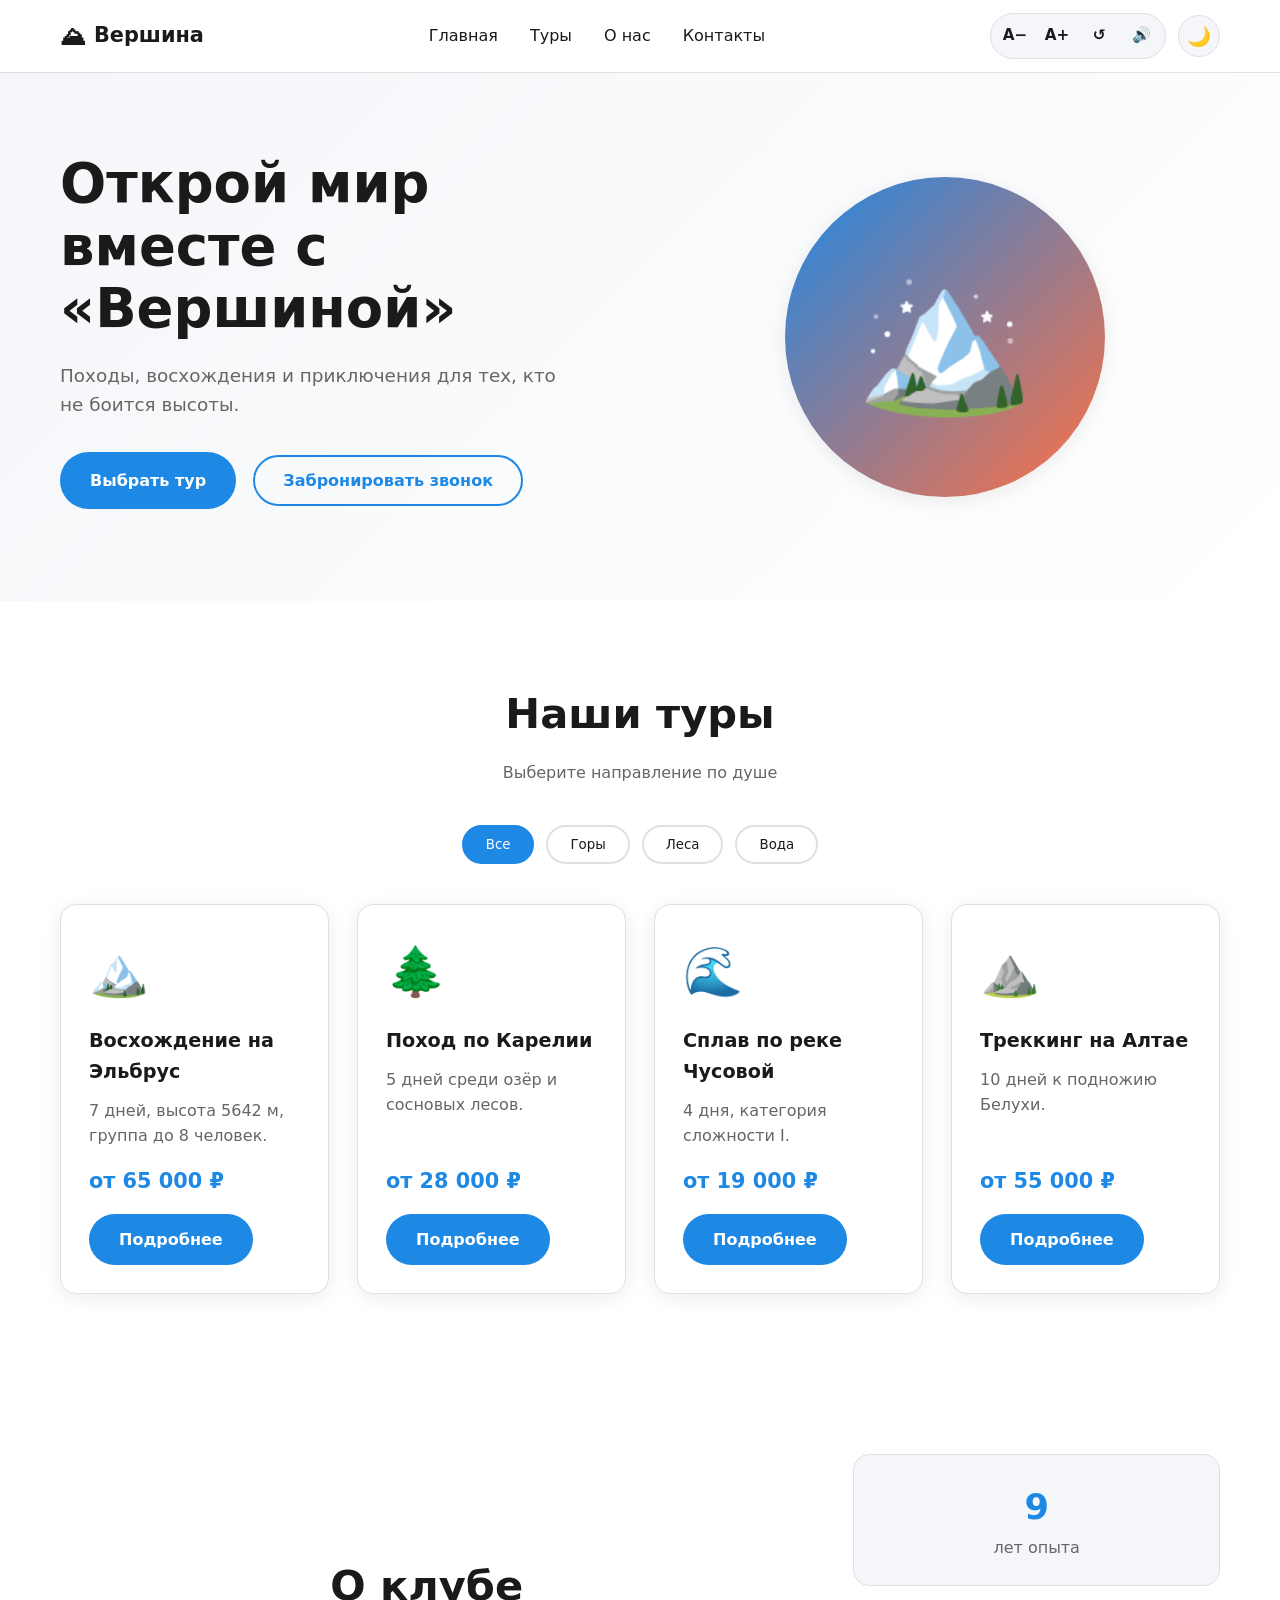
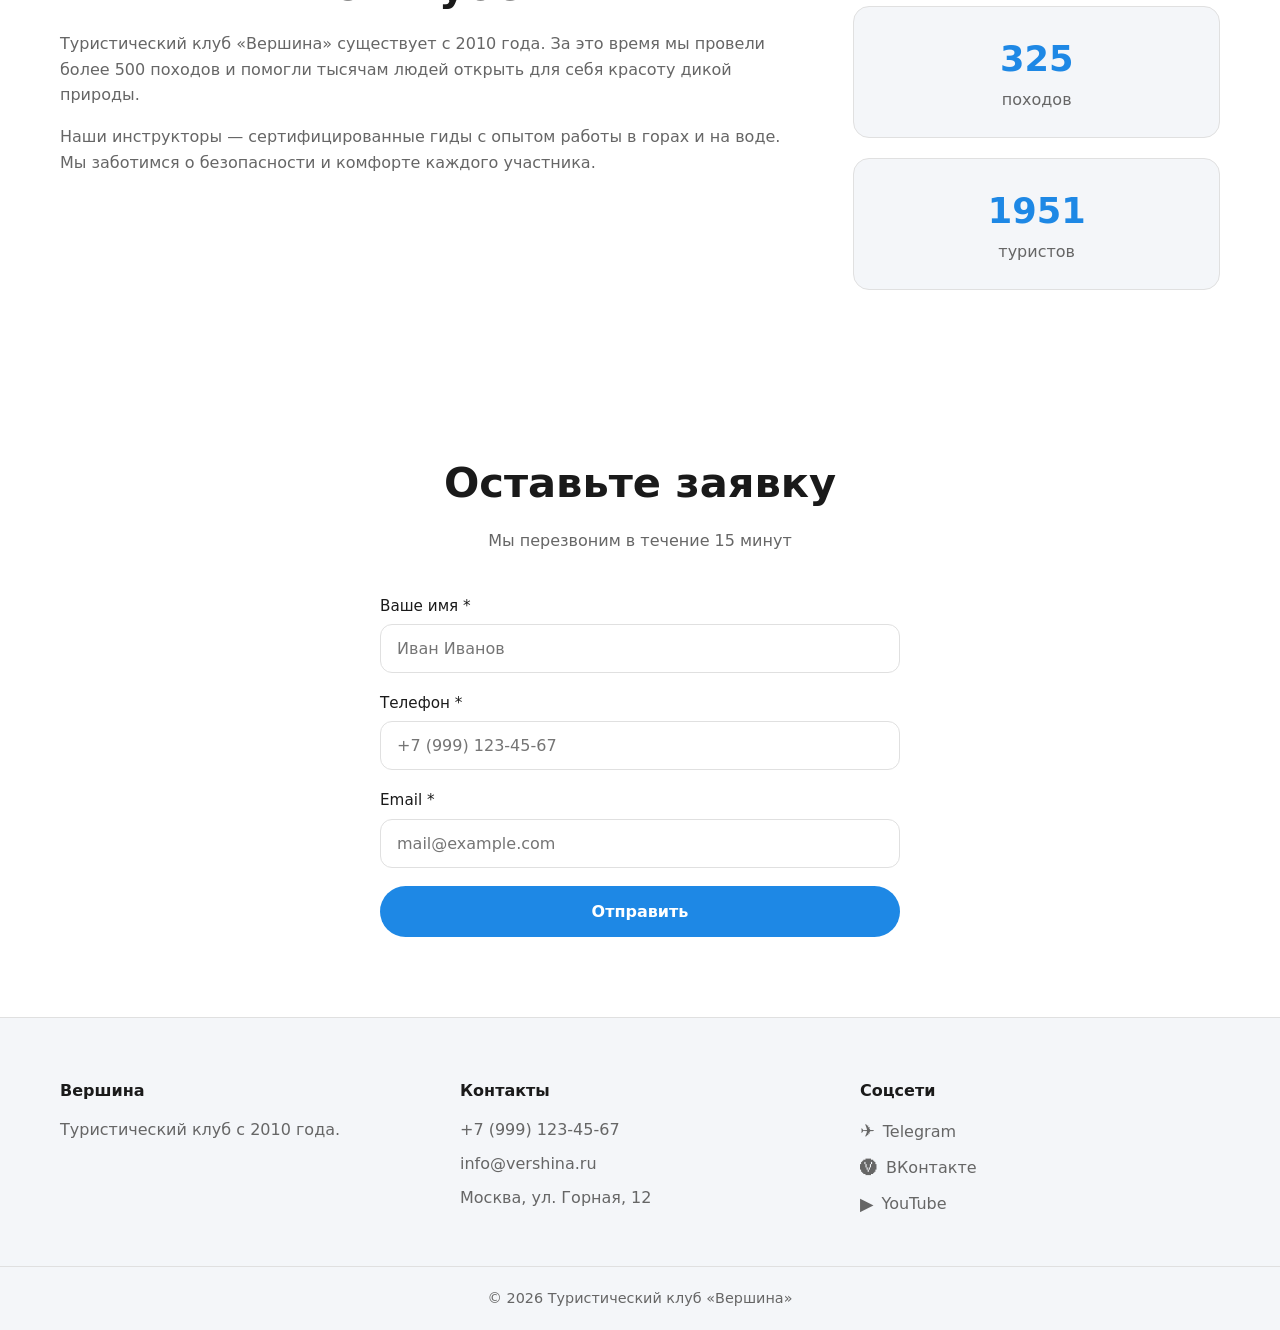
<file: index.html>
<!DOCTYPE html>
<html lang="ru">
<head>
    <meta charset="UTF-8">
    <meta name="viewport" content="width=device-width, initial-scale=1.0">
    <meta name="description" content="Туристический клуб «Вершина» — походы, восхождения и приключения с 2010 года.">
    <title>Туристический клуб «Вершина»</title>
    <link rel="stylesheet" href="style.css">
</head>
<body>
    <a href="#main" class="skip-link">Перейти к основному содержимому</a>

    <div id="srAnnouncer" class="visually-hidden" role="status" aria-live="polite" aria-atomic="true"></div>

    <!-- ШАПКА -->
    <header class="header" role="banner">
        <div class="container header__inner">
            <a href="#hero" class="logo" aria-label="Туристический клуб Вершина — на главную">
                <span class="logo__icon" aria-hidden="true">⛰</span>
                <span class="logo__text">Вершина</span>
            </a>

            <nav class="nav" id="nav" aria-label="Основная навигация">
                <ul class="nav__list">
                    <li><a href="#hero" class="nav__link">Главная</a></li>
                    <li><a href="#services" class="nav__link">Туры</a></li>
                    <li><a href="#about" class="nav__link">О нас</a></li>
                    <li><a href="#contact" class="nav__link">Контакты</a></li>
                </ul>
            </nav>

            <div class="header__actions">
                <div class="a11y-panel" role="group" aria-label="Настройки доступности">
                    <button class="a11y-btn" id="fontDecrease" type="button" aria-label="Уменьшить размер текста">
                        <span aria-hidden="true">A−</span>
                    </button>
                    <button class="a11y-btn" id="fontIncrease" type="button" aria-label="Увеличить размер текста">
                        <span aria-hidden="true">A+</span>
                    </button>
                    <button class="a11y-btn" id="fontReset" type="button" aria-label="Сбросить размер текста до стандартного">
                        <span aria-hidden="true">↺</span>
                    </button>
                    <button class="a11y-btn a11y-btn--speak" id="speakBtn" type="button" aria-label="Озвучить текст страницы" aria-pressed="false">
                        <span aria-hidden="true">🔊</span>
                    </button>
                </div>

                <button class="theme-btn" id="themeToggle" type="button" aria-label="Переключить на тёмную тему" aria-pressed="false">
                    <span aria-hidden="true">🌙</span>
                </button>
                <button class="burger" id="burger" type="button" aria-label="Открыть меню" aria-expanded="false" aria-controls="nav">
                    <span aria-hidden="true"></span>
                    <span aria-hidden="true"></span>
                    <span aria-hidden="true"></span>
                </button>
            </div>
        </div>
    </header>

    <!-- ОСНОВНОЙ КОНТЕНТ -->
    <main id="main" role="main">
        <section class="hero" id="hero" aria-labelledby="hero-title">
            <div class="container hero__inner">
                <div class="hero__content">
                    <h1 class="hero__title" id="hero-title">Открой мир вместе с «Вершиной»</h1>
                    <p class="hero__subtitle">Походы, восхождения и приключения для тех, кто не боится высоты.</p>
                    <a href="#services" class="btn btn--primary">Выбрать тур</a>
                    <button class="btn btn--outline" id="openModal" type="button" aria-haspopup="dialog" aria-controls="modal">
                        Забронировать звонок
                    </button>
                </div>
                <div class="hero__image" aria-hidden="true">
                    <div class="hero__circle">🏔️</div>
                </div>
            </div>
        </section>

        <section class="services section" id="services" aria-labelledby="services-title">
            <div class="container">
                <h2 class="section__title" id="services-title">Наши туры</h2>
                <p class="section__subtitle">Выберите направление по душе</p>

                <div class="filter" role="group" aria-label="Фильтр туров по категории">
                    <button class="filter__btn active" data-filter="all" type="button" aria-pressed="true">Все</button>
                    <button class="filter__btn" data-filter="mountain" type="button" aria-pressed="false">Горы</button>
                    <button class="filter__btn" data-filter="forest" type="button" aria-pressed="false">Леса</button>
                    <button class="filter__btn" data-filter="water" type="button" aria-pressed="false">Вода</button>
                </div>

                <div class="cards" id="cards" role="list" aria-label="Список туров">
                    <article class="card" data-category="mountain" role="listitem" aria-labelledby="tour-1">
                        <div class="card__img" aria-hidden="true">🏔️</div>
                        <h3 class="card__title" id="tour-1">Восхождение на Эльбрус</h3>
                        <p class="card__desc">7 дней, высота 5642 м, группа до 8 человек.</p>
                        <p class="card__price"><span class="visually-hidden">Стоимость:</span> от 65 000 ₽</p>
                        <button class="btn btn--primary card__btn" type="button" aria-label="Подробнее о туре «Восхождение на Эльбрус»">Подробнее</button>
                    </article>

                    <article class="card" data-category="forest" role="listitem" aria-labelledby="tour-2">
                        <div class="card__img" aria-hidden="true">🌲</div>
                        <h3 class="card__title" id="tour-2">Поход по Карелии</h3>
                        <p class="card__desc">5 дней среди озёр и сосновых лесов.</p>
                        <p class="card__price"><span class="visually-hidden">Стоимость:</span> от 28 000 ₽</p>
                        <button class="btn btn--primary card__btn" type="button" aria-label="Подробнее о туре «Поход по Карелии»">Подробнее</button>
                    </article>

                    <article class="card" data-category="water" role="listitem" aria-labelledby="tour-3">
                        <div class="card__img" aria-hidden="true">🌊</div>
                        <h3 class="card__title" id="tour-3">Сплав по реке Чусовой</h3>
                        <p class="card__desc">4 дня, категория сложности I.</p>
                        <p class="card__price"><span class="visually-hidden">Стоимость:</span> от 19 000 ₽</p>
                        <button class="btn btn--primary card__btn" type="button" aria-label="Подробнее о туре «Сплав по реке Чусовой»">Подробнее</button>
                    </article>

                    <article class="card" data-category="mountain" role="listitem" aria-labelledby="tour-4">
                        <div class="card__img" aria-hidden="true">⛰️</div>
                        <h3 class="card__title" id="tour-4">Треккинг на Алтае</h3>
                        <p class="card__desc">10 дней к подножию Белухи.</p>
                        <p class="card__price"><span class="visually-hidden">Стоимость:</span> от 55 000 ₽</p>
                        <button class="btn btn--primary card__btn" type="button" aria-label="Подробнее о туре «Треккинг на Алтае»">Подробнее</button>
                    </article>
                </div>
            </div>
        </section>

        <section class="about section" id="about" aria-labelledby="about-title">
            <div class="container about__inner">
                <div class="about__text">
                    <h2 class="section__title" id="about-title">О клубе</h2>
                    <p>Туристический клуб «Вершина» существует с 2010 года. За это время мы провели более 500 походов и помогли тысячам людей открыть для себя красоту дикой природы.</p>
                    <p>Наши инструкторы — сертифицированные гиды с опытом работы в горах и на воде. Мы заботимся о безопасности и комфорте каждого участника.</p>
                </div>

                <div class="about__stats" role="group" aria-label="Статистика клуба">
                    <div class="stat">
                        <span class="stat__num" data-count="15" aria-hidden="true">0</span>
                        <span class="visually-hidden">15</span>
                        <span class="stat__label">лет опыта</span>
                    </div>
                    <div class="stat">
                        <span class="stat__num" data-count="500" aria-hidden="true">0</span>
                        <span class="visually-hidden">500</span>
                        <span class="stat__label">походов</span>
                    </div>
                    <div class="stat">
                        <span class="stat__num" data-count="3000" aria-hidden="true">0</span>
                        <span class="visually-hidden">3000</span>
                        <span class="stat__label">туристов</span>
                    </div>
                </div>
            </div>
        </section>

        <section class="contact section" id="contact" aria-labelledby="contact-title">
            <div class="container">
                <h2 class="section__title" id="contact-title">Оставьте заявку</h2>
                <p class="section__subtitle" id="contact-desc">Мы перезвоним в течение 15 минут</p>

                <!-- ИЗМЕНЕНО: Убрали action, оставили только id, novalidate и aria-атрибуты -->
                <form class="form"
                      id="contactForm"
                      novalidate
                      aria-describedby="contact-desc"
                      aria-labelledby="contact-title">
                    
                    <div class="form__group">
                        <label for="name">Ваше имя <span aria-hidden="true">*</span></label>
                        <input type="text" id="name" name="name" placeholder="Иван Иванов" autocomplete="name" required aria-required="true" aria-describedby="name-error">
                        <span class="form__error" id="name-error" role="alert" aria-live="assertive"></span>
                    </div>
                    <div class="form__group">
                        <label for="phone">Телефон <span aria-hidden="true">*</span></label>
                        <input type="tel" id="phone" name="phone" placeholder="+7 (999) 123-45-67" autocomplete="tel" required aria-required="true" aria-describedby="phone-error">
                        <span class="form__error" id="phone-error" role="alert" aria-live="assertive"></span>
                    </div>
                    <div class="form__group">
                        <label for="email">Email <span aria-hidden="true">*</span></label>
                        <input type="email" id="email" name="email" placeholder="mail@example.com" autocomplete="email" required aria-required="true" aria-describedby="email-error">
                        <span class="form__error" id="email-error" role="alert" aria-live="assertive"></span>
                    </div>
                    <button type="submit" class="btn btn--primary btn--wide">Отправить</button>
                    <p class="form__success" id="formSuccess" role="status" aria-live="polite">Спасибо! Заявка отправлена.</p>
                </form>
            </div>
        </section>
    </main>

    <!-- ПОДВАЛ -->
    <footer class="footer" role="contentinfo">
        <div class="container footer__inner">
            <div class="footer__col">
                <h4>Вершина</h4>
                <p>Туристический клуб с 2010 года.</p>
            </div>
            <div class="footer__col" aria-labelledby="footer-contacts">
                <h4 id="footer-contacts">Контакты</h4>
                <p><span class="visually-hidden">Телефон: </span><a href="tel:+79991234567" class="footer__link">+7 (999) 123-45-67</a></p>
                <p><span class="visually-hidden">Электронная почта: </span><a href="mailto:info@vershina.ru" class="footer__link">info@vershina.ru</a></p>
                <p><span class="visually-hidden">Адрес: </span>Москва, ул. Горная, 12</p>
            </div>
            <div class="footer__col">
                <h4>Соцсети</h4>
                <a href="https://t.me/@homipc03" target="_blank" rel="noopener noreferrer" class="footer__link footer__link--telegram" aria-label="Написать нам в Telegram (откроется в новой вкладке)">
                    <span class="footer__icon" aria-hidden="true">✈️</span> Telegram
                </a>
                <a href="https://vk.ru/id674209399" target="_blank" rel="noopener noreferrer" class="footer__link footer__link--vk" aria-label="Наша страница ВКонтакте (откроется в новой вкладке)">
                    <span class="footer__icon" aria-hidden="true">🅥</span> ВКонтакте
                </a>
                <a href="https://youtube.com/" target="_blank" rel="noopener noreferrer" class="footer__link" aria-label="Наш канал на YouTube (откроется в новой вкладке)">
                    <span class="footer__icon" aria-hidden="true">▶️</span> YouTube
                </a>
            </div>
        </div>
        <p class="footer__copy">© 2026 Туристический клуб «Вершина»</p>
    </footer>

    <!-- МОДАЛЬНОЕ ОКНО -->
    <div class="modal" id="modal" role="dialog" aria-modal="true" aria-labelledby="modal-title" aria-describedby="modal-desc" aria-hidden="true">
        <div class="modal__overlay" data-close></div>
        <div class="modal__content">
            <button class="modal__close" type="button" data-close aria-label="Закрыть диалоговое окно">×</button>
            <h3 id="modal-title">Заказать звонок</h3>
            <p id="modal-desc">Оставьте номер телефона — мы свяжемся с вами.</p>
            <form id="modalForm" class="form" novalidate>
                <div class="form__group">
                    <label for="modalPhone" class="visually-hidden">Телефон</label>
                    <input type="tel" id="modalPhone" placeholder="+7 (___) ___-__-__" autocomplete="tel" required aria-required="true" aria-describedby="modalPhone-error">
                    <span class="form__error" id="modalPhone-error" role="alert" aria-live="assertive"></span>
                </div>
                <button type="submit" class="btn btn--primary btn--wide">Жду звонка</button>
            </form>
        </div>
    </div>

    <script src="script.js"></script>
</body>
</html>
</file>
<file: style.css>
/* ===== Сброс ===== */
* {
    margin: 0;
    padding: 0;
    box-sizing: border-box;
}

:root {
    --bg: #ffffff;
    --bg-alt: #f4f6f9;
    --text: #1a1a1a;
    --text-muted: #666;
    --primary: #1e88e5;
    --primary-dark: #1565c0;
    --accent: #ff7043;
    --card-bg: #ffffff;
    --border: #e0e0e0;
    --shadow: 0 4px 20px rgba(0, 0, 0, 0.08);
    --radius: 16px;
    --transition: 0.25s ease;
}

body.dark {
    --bg: #12151c;
    --bg-alt: #1a1f2b;
    --text: #f0f0f0;
    --text-muted: #a0a8b8;
    --primary: #4fa3ff;
    --primary-dark: #2b8aef;
    --card-bg: #1e2430;
    --border: #2a3140;
    --shadow: 0 4px 20px rgba(0, 0, 0, 0.4);
}

body {
    font-family: 'Segoe UI', system-ui, -apple-system, sans-serif;
    color: var(--text);
    background: var(--bg);
    line-height: 1.6;
    transition: background var(--transition), color var(--transition);
}

img { max-width: 100%; display: block; }
a { color: inherit; text-decoration: none; }

.container {
    max-width: 1200px;
    margin: 0 auto;
    padding: 0 20px;
}

.section { padding: 80px 0; }
.section__title {
    font-size: clamp(1.8rem, 4vw, 2.6rem);
    margin-bottom: 12px;
    text-align: center;
}
.section__subtitle {
    text-align: center;
    color: var(--text-muted);
    margin-bottom: 40px;
}

/* ===== Кнопки ===== */
.btn {
    display: inline-block;
    padding: 14px 28px;
    border-radius: 50px;
    border: 2px solid transparent;
    font-size: 1rem;
    font-weight: 600;
    cursor: pointer;
    transition: all var(--transition);
    font-family: inherit;
}
.btn--primary {
    background: var(--primary);
    color: #fff;
}
.btn--primary:hover {
    background: var(--primary-dark);
    transform: translateY(-2px);
    box-shadow: 0 8px 20px rgba(30, 136, 229, 0.35);
}
.btn--outline {
    background: transparent;
    border-color: var(--primary);
    color: var(--primary);
}
.btn--outline:hover {
    background: var(--primary);
    color: #fff;
}
.btn--wide { width: 100%; }

/* ===== Шапка ===== */
.header {
    position: sticky;
    top: 0;
    z-index: 100;
    background: var(--bg);
    border-bottom: 1px solid var(--border);
    transition: background var(--transition), border-color var(--transition);
}
.header__inner {
    display: flex;
    align-items: center;
    justify-content: space-between;
    height: 72px;
    gap: 20px;
}
.logo {
    display: flex;
    align-items: center;
    gap: 8px;
    font-weight: 700;
    font-size: 1.3rem;
}
.logo__icon { font-size: 1.6rem; }

.nav__list {
    display: flex;
    gap: 32px;
    list-style: none;
}
.nav__link {
    font-weight: 500;
    transition: color var(--transition);
    position: relative;
}
.nav__link::after {
    content: '';
    position: absolute;
    left: 0; bottom: -6px;
    width: 0; height: 2px;
    background: var(--primary);
    transition: width var(--transition);
}
.nav__link:hover { color: var(--primary); }
.nav__link:hover::after { width: 100%; }

.header__actions {
    display: flex;
    align-items: center;
    gap: 12px;
}
.theme-btn {
    background: var(--bg-alt);
    border: 1px solid var(--border);
    border-radius: 50%;
    width: 42px; height: 42px;
    font-size: 1.2rem;
    cursor: pointer;
    transition: all var(--transition);
}
.theme-btn:hover { transform: rotate(20deg) scale(1.1); }

.burger {
    display: none;
    flex-direction: column;
    gap: 5px;
    background: none;
    border: none;
    cursor: pointer;
    padding: 8px;
}
.burger span {
    width: 24px; height: 3px;
    background: var(--text);
    border-radius: 2px;
    transition: all var(--transition);
}

/* ===== Hero ===== */
.hero {
    background: linear-gradient(135deg, var(--bg-alt), var(--bg));
    padding: 80px 0;
    transition: background var(--transition);
}
.hero__inner {
    display: flex;
    align-items: center;
    gap: 60px;
}
.hero__content { flex: 1; }
.hero__title {
    font-size: clamp(2rem, 5vw, 3.4rem);
    line-height: 1.15;
    margin-bottom: 20px;
}
.hero__subtitle {
    font-size: 1.15rem;
    color: var(--text-muted);
    margin-bottom: 32px;
    max-width: 500px;
}
.hero .btn { margin-right: 12px; margin-bottom: 12px; }

.hero__image {
    flex: 1;
    display: flex;
    justify-content: center;
}
.hero__circle {
    width: 320px; height: 320px;
    border-radius: 50%;
    background: linear-gradient(135deg, var(--primary), var(--accent));
    display: flex;
    align-items: center;
    justify-content: center;
    font-size: 9rem;
    box-shadow: var(--shadow);
    animation: float 4s ease-in-out infinite;
}
@keyframes float {
    0%, 100% { transform: translateY(0); }
    50% { transform: translateY(-18px); }
}

/* ===== Фильтр ===== */
.filter {
    display: flex;
    flex-wrap: wrap;
    justify-content: center;
    gap: 12px;
    margin-bottom: 40px;
}
.filter__btn {
    padding: 10px 22px;
    border-radius: 50px;
    border: 2px solid var(--border);
    background: transparent;
    color: var(--text);
    cursor: pointer;
    font-weight: 500;
    transition: all var(--transition);
    font-family: inherit;
}
.filter__btn:hover { border-color: var(--primary); color: var(--primary); }
.filter__btn.active {
    background: var(--primary);
    border-color: var(--primary);
    color: #fff;
}

/* ===== Карточки ===== */
.cards {
    display: grid;
    grid-template-columns: repeat(auto-fit, minmax(260px, 1fr));
    gap: 28px;
}
.card {
    background: var(--card-bg);
    border-radius: var(--radius);
    padding: 28px;
    box-shadow: var(--shadow);
    border: 1px solid var(--border);
    transition: transform var(--transition), box-shadow var(--transition);
    display: flex;
    flex-direction: column;
}
.card:hover {
    transform: translateY(-8px);
    box-shadow: 0 16px 36px rgba(0, 0, 0, 0.15);
}
.card.hidden { display: none; }
.card__img {
    font-size: 3rem;
    margin-bottom: 16px;
}
.card__title { font-size: 1.2rem; margin-bottom: 10px; }
.card__desc { color: var(--text-muted); margin-bottom: 16px; flex: 1; }
.card__price {
    font-size: 1.3rem;
    font-weight: 700;
    color: var(--primary);
    margin-bottom: 16px;
}
.card__btn { align-self: flex-start; }

/* ===== О нас ===== */
.about__inner {
    display: flex;
    gap: 60px;
    align-items: center;
}
.about__text { flex: 2; }
.about__text p { margin-bottom: 16px; color: var(--text-muted); }
.about__stats {
    flex: 1;
    display: grid;
    gap: 20px;
}
.stat {
    background: var(--bg-alt);
    border-radius: var(--radius);
    padding: 24px;
    text-align: center;
    border: 1px solid var(--border);
}
.stat__num {
    display: block;
    font-size: 2.2rem;
    font-weight: 800;
    color: var(--primary);
}
.stat__label { color: var(--text-muted); }

/* ===== Форма ===== */
.form {
    max-width: 520px;
    margin: 0 auto;
    display: flex;
    flex-direction: column;
    gap: 18px;
}
.form__group { display: flex; flex-direction: column; gap: 6px; }
.form__group label { font-weight: 500; font-size: 0.95rem; }
.form__group input {
    padding: 14px 16px;
    border-radius: 12px;
    border: 1px solid var(--border);
    background: var(--bg);
    color: var(--text);
    font-size: 1rem;
    transition: border-color var(--transition), box-shadow var(--transition);
    font-family: inherit;
}
.form__group input:focus {
    outline: none;
    border-color: var(--primary);
    box-shadow: 0 0 0 3px rgba(30, 136, 229, 0.2);
}
.form__group input.invalid { border-color: #e53935; }
.form__error {
    color: #e53935;
    font-size: 0.85rem;
    min-height: 1em;
}
.form__success {
    display: none;
    color: #2e7d32;
    font-weight: 600;
    text-align: center;
}
.form__success.show { display: block; }

/* ===== Подвал ===== */
.footer {
    background: var(--bg-alt);
    padding: 60px 0 20px;
    border-top: 1px solid var(--border);
}
.footer__inner {
    display: grid;
    grid-template-columns: repeat(auto-fit, minmax(200px, 1fr));
    gap: 40px;
    margin-bottom: 40px;
}
.footer__col h4 { margin-bottom: 14px; }
.footer__col p { color: var(--text-muted); margin-bottom: 8px; }
.footer__link {
    display: block;
    color: var(--text-muted);
    margin-bottom: 8px;
    transition: color var(--transition);
}
.footer__link:hover { color: var(--primary); }
.footer__copy {
    text-align: center;
    color: var(--text-muted);
    border-top: 1px solid var(--border);
    padding-top: 20px;
    font-size: 0.9rem;
}

/* ===== Модальное окно ===== */
.modal {
    position: fixed;
    inset: 0;
    display: none;
    align-items: center;
    justify-content: center;
    z-index: 200;
}
.modal.open { display: flex; }
.modal__overlay {
    position: absolute;
    inset: 0;
    background: rgba(0, 0, 0, 0.6);
    animation: fadeIn 0.2s ease;
}
.modal__content {
    position: relative;
    background: var(--bg);
    border-radius: var(--radius);
    padding: 36px;
    width: 90%;
    max-width: 420px;
    box-shadow: var(--shadow);
    animation: slideUp 0.3s ease;
    z-index: 1;
}
.modal__content h3 { margin-bottom: 10px; }
.modal__content p { color: var(--text-muted); margin-bottom: 20px; }
.modal__close {
    position: absolute;
    top: 12px; right: 16px;
    background: none;
    border: none;
    font-size: 1.8rem;
    cursor: pointer;
    color: var(--text-muted);
    transition: color var(--transition);
}
.modal__close:hover { color: var(--primary); }

@keyframes fadeIn { from { opacity: 0; } to { opacity: 1; } }
@keyframes slideUp {
    from { opacity: 0; transform: translateY(30px); }
    to { opacity: 1; transform: translateY(0); }
}

/* ===== Адаптивность ===== */
@media (max-width: 900px) {
    .hero__inner { flex-direction: column; text-align: center; }
    .hero__subtitle { margin-left: auto; margin-right: auto; }
    .hero__circle { width: 240px; height: 240px; font-size: 6rem; }
    .about__inner { flex-direction: column; }
}

@media (max-width: 768px) {
    .nav {
        position: absolute;
        top: 72px; left: 0; right: 0;
        background: var(--bg);
        border-bottom: 1px solid var(--border);
        max-height: 0;
        overflow: hidden;
        transition: max-height var(--transition);
    }
    .nav.open { max-height: 300px; }
    .nav__list {
        flex-direction: column;
        gap: 0;
        padding: 12px 20px;
    }
    .nav__link {
        display: block;
        padding: 12px 0;
    }
    .burger { display: flex; }
    .section { padding: 56px 0; }
    .modal__content { padding: 28px 20px; }
}
/* ===== A11y утилиты ===== */

/* Скрыто визуально, но читается скринридером */
.visually-hidden {
    position: absolute !important;
    width: 1px;
    height: 1px;
    padding: 0;
    margin: -1px;
    overflow: hidden;
    clip: rect(0, 0, 0, 0);
    white-space: nowrap;
    border: 0;
}

/* Skip-link: появляется при фокусе с клавиатуры */
.skip-link {
    position: absolute;
    top: -60px;
    left: 20px;
    background: var(--primary);
    color: #fff;
    padding: 12px 20px;
    border-radius: 0 0 12px 12px;
    font-weight: 600;
    z-index: 999;
    transition: top 0.2s ease;
}
.skip-link:focus {
    top: 0;
    outline: 3px solid #ffb300;
    outline-offset: 2px;
}

/* Видимый фокус для всех интерактивных элементов */
a:focus-visible,
button:focus-visible,
input:focus-visible,
.filter__btn:focus-visible {
    outline: 3px solid #ffb300;
    outline-offset: 3px;
    border-radius: 6px;
}

/* Убираем дефолтный outline только когда он не нужен */
button:focus:not(:focus-visible) {
    outline: none;
}

/* Уважение к настройкам пользователя (reduced motion) */
@media (prefers-reduced-motion: reduce) {
    *,
    *::before,
    *::after {
        animation-duration: 0.01ms !important;
        animation-iteration-count: 1 !important;
        transition-duration: 0.01ms !important;
        scroll-behavior: auto !important;
    }
    .hero__circle { animation: none; }
}

/* Улучшение контраста при high contrast */
@media (prefers-contrast: more) {
    :root {
        --text-muted: #333;
        --border: #888;
    }
    body.dark {
        --text-muted: #e0e0e0;
        --border: #aaa;
    }
}

/* Модальное окно: при открытии body не скроллится */
body.modal-open {
    overflow: hidden;
}

/* Контент модалки — фокус на нём */
.modal__content:focus {
    outline: none;
}

/* Скринридер-friendly заголовки ошибок */
.form__error:empty {
    display: none;
}
/* =========================================================
   МАСШТАБ ТЕКСТА
   ========================================================= */
html {
    font-size: 100%;
    transition: font-size 0.25s ease;
    scroll-behavior: smooth;
}
html[data-font-size="small"]   { font-size: 87.5%; }
html[data-font-size="normal"]  { font-size: 100%; }
html[data-font-size="large"]   { font-size: 112.5%; }
html[data-font-size="xlarge"]  { font-size: 125%; }
html[data-font-size="xxlarge"] { font-size: 150%; }

/* =========================================================
   ПАНЕЛЬ ДОСТУПНОСТИ
   ========================================================= */
.a11y-panel {
    display: flex;
    align-items: center;
    gap: 6px;
    padding: 4px 6px;
    border-radius: 50px;
    background: var(--bg-alt);
    border: 1px solid var(--border);
    transition: background var(--transition), border-color var(--transition);
}

.a11y-btn {
    width: 36px;
    height: 36px;
    border-radius: 50%;
    border: 1px solid transparent;
    background: transparent;
    color: var(--text);
    font-size: 0.95rem;
    font-weight: 700;
    cursor: pointer;
    display: inline-flex;
    align-items: center;
    justify-content: center;
    transition: all var(--transition);
    font-family: inherit;
    line-height: 1;
}
.a11y-btn:hover {
    background: var(--primary);
    color: #fff;
    transform: translateY(-1px);
}
.a11y-btn:active { transform: translateY(0) scale(0.96); }
.a11y-btn:disabled { opacity: 0.4; cursor: not-allowed; transform: none; }

.a11y-btn--speak.active,
.a11y-btn[aria-pressed="true"] {
    background: var(--accent);
    color: #fff;
    animation: pulseSpeak 1.4s ease-in-out infinite;
}
@keyframes pulseSpeak {
    0%, 100% { box-shadow: 0 0 0 0 rgba(255, 112, 67, 0.5); }
    50%      { box-shadow: 0 0 0 8px rgba(255, 112, 67, 0); }
}

/* =========================================================
   КНОПКИ TELEGRAM / VK
   ========================================================= */
.footer__link {
    display: flex;
    align-items: center;
    gap: 8px;
    transition: color var(--transition), transform var(--transition);
}
.footer__link:hover { transform: translateX(4px); }
.footer__icon { font-size: 1.1rem; }

.footer__link--telegram:hover { color: #229ED9; }
.footer__link--vk:hover { color: #0077FF; }

/* =========================================================
   АДАПТИВ ПАНЕЛИ ДОСТУПНОСТИ
   ========================================================= */
@media (max-width: 900px) {
    .a11y-panel { gap: 2px; padding: 3px 4px; }
    .a11y-btn { width: 32px; height: 32px; font-size: 0.85rem; }
}
@media (max-width: 480px) {
    .header__inner { flex-wrap: wrap; height: auto; padding-top: 8px; padding-bottom: 8px; }
    .a11y-panel { order: 3; }
}

@media (prefers-reduced-motion: reduce) {
    html { transition: none; }
    .a11y-btn--speak.active,
    .a11y-btn[aria-pressed="true"] { animation: none; }
}
</file>
